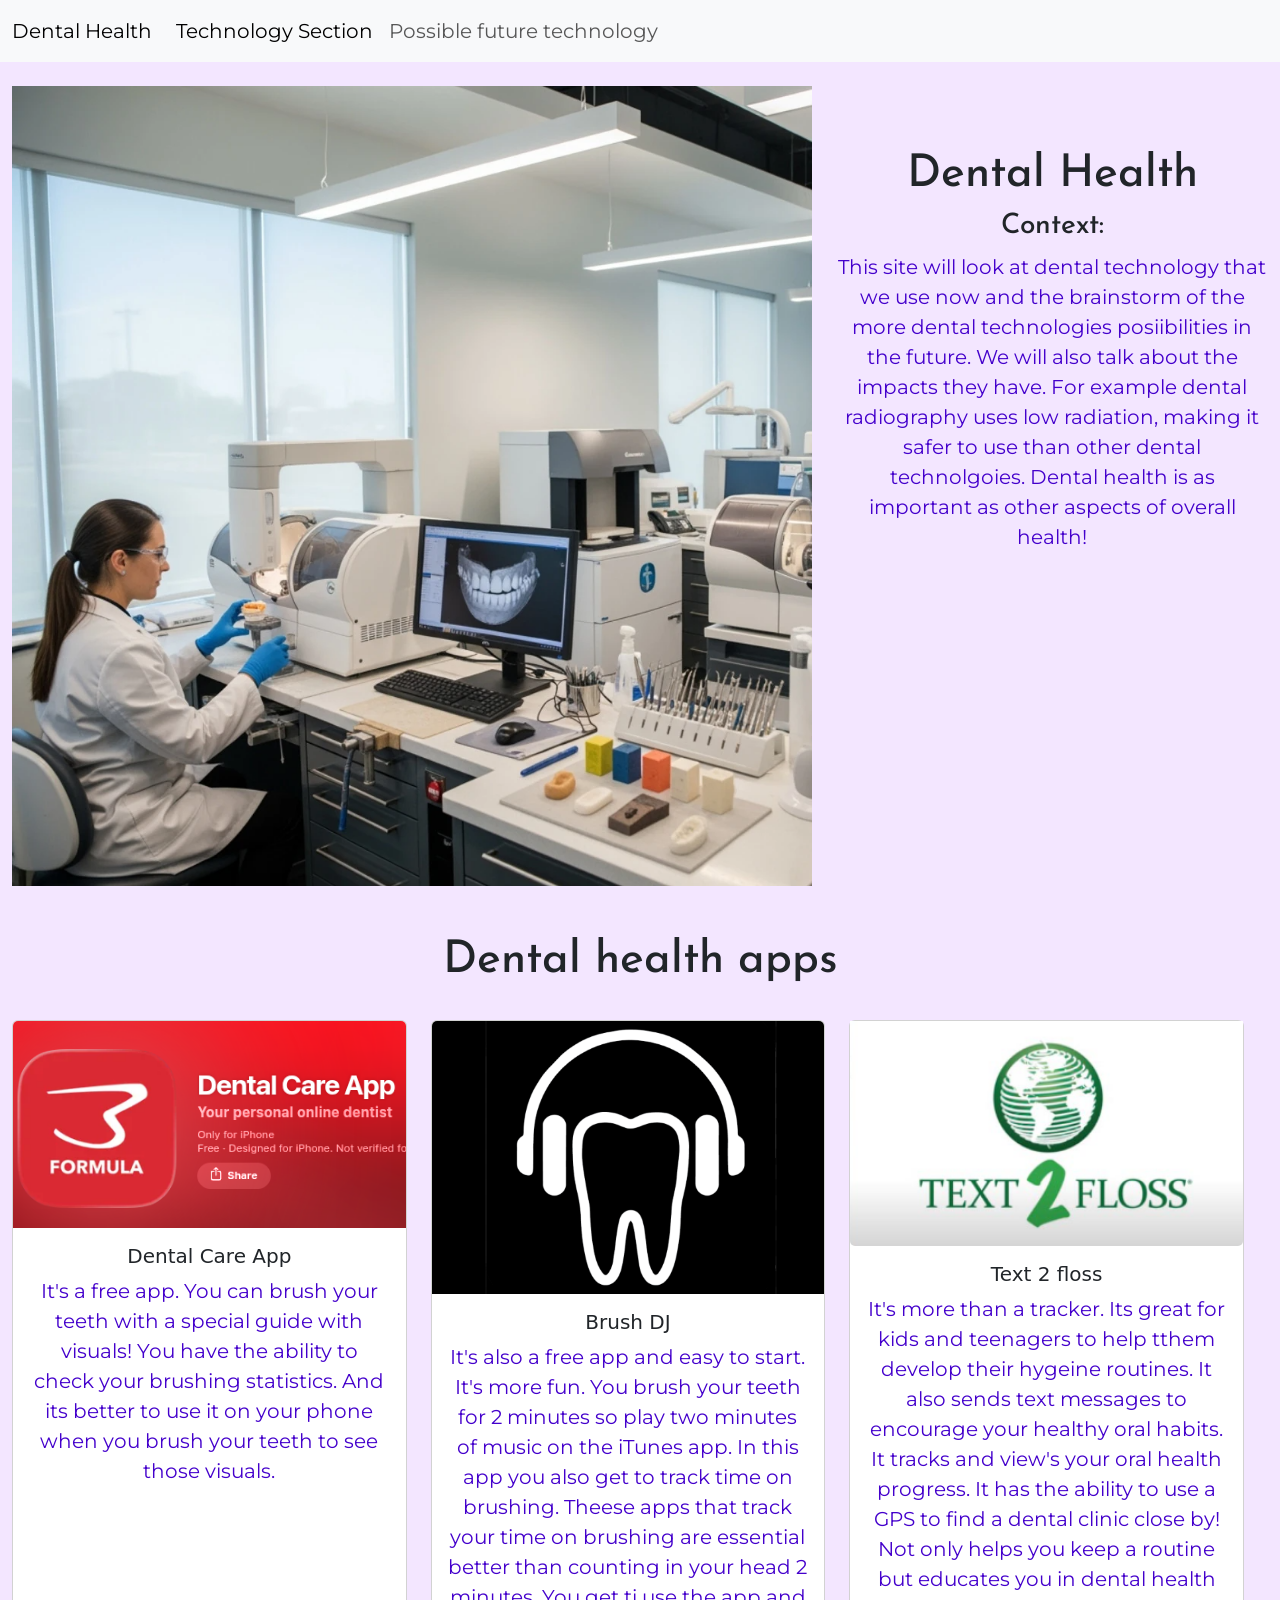
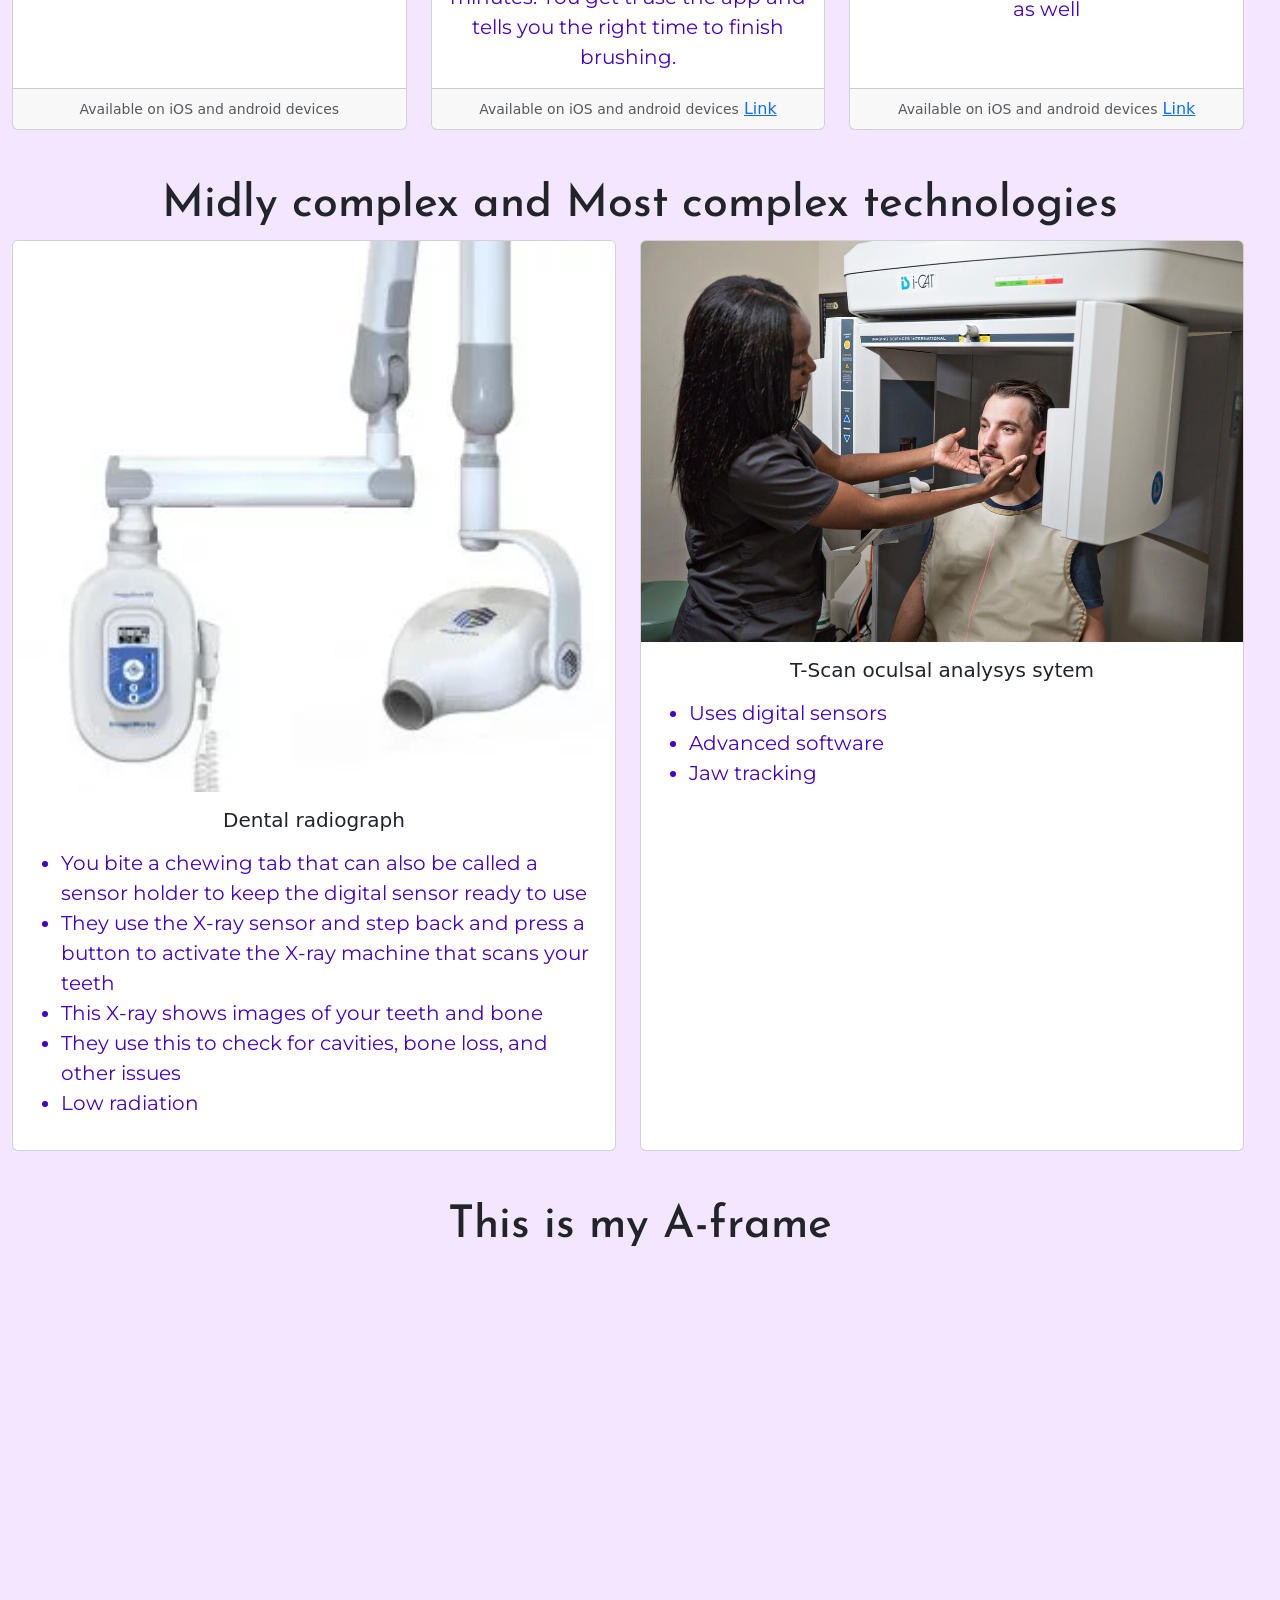
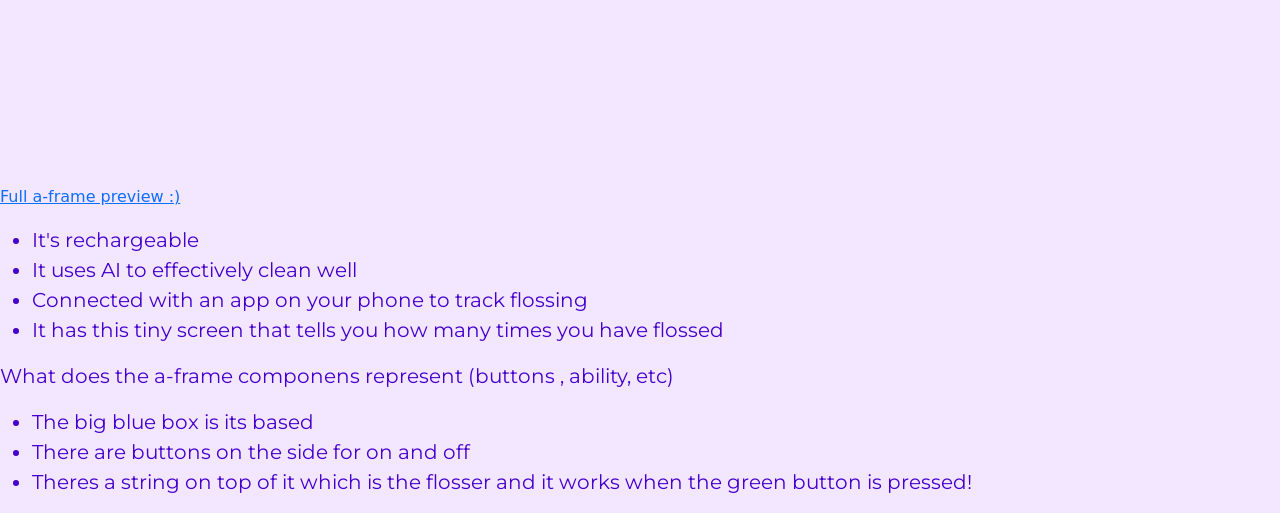
<file: index.html>
<!DOCTYPE html>
<html>
    <head>
        <!-- Required meta tags -->
        <meta charset="utf-8">
        <meta name="viewport" content="width=device-width, initial-scale=1">

        <link href="https://fonts.googleapis.com/css2?family=Montserrat:ital,wght@0,100..900;1,100..900&display=swap" rel="stylesheet">
        <link href="https://cdn.jsdelivr.net/npm/bootstrap@5.3.0-alpha1/dist/css/bootstrap.min.css" rel="stylesheet" />
        <link href="style.css" rel="stylesheet" type="text/css" />
        <link href="https://fonts.googleapis.com/css2?family=Josefin+Sans:ital,wght@0,100..700;1,100..700&display=swap" rel="stylesheet">
        <style>

            /* CSS */

        </style>
        <title>Dental health</title>
    </head>
    <body>
        <!-- HTML -->
        <script src="https://cdn.jsdelivr.net/npm/bootstrap@5.3.0-alpha1/dist/js/bootstrap.bundle.min.js"></script>
        <!-- <script src="script.js"></script> -->
        <script>
            // JS





        </script>
        <nav class="navbar navbar-expand-lg bg-body-tertiary">
        <div class="container-fluid">
            <a class="navbar-brand font" href="#">Dental Health</a>
            <button class="navbar-toggler" type="button" data-bs-toggle="collapse" data-bs-target="#navbarNav" aria-controls="navbarNav" aria-expanded="false" aria-label="Toggle navigation">
            <span class="navbar-toggler-icon"></span>
            </button>
            <div class="collapse navbar-collapse" id="navbarNav">
            <ul class="navbar-nav font">
                <li class="nav-item">
                <a class="nav-link active font" aria-current="page" href="#tech">Technology Section</a>
                </li>
                <li class="nav-item">
                <a class="nav-link font" href="#future">Possible future technology</a>
                </li>
            </ul>
            </div>
        </div>
        </nav>

        <br>


        <div class="container-fluid text-center">
        <div class="row row-lg-6 row-sm-12">
            <div class="col">
            <img class="dental12" src="dental2.png" class="img-fluid" alt="...">
            </div>
            <div class="col">
            <h1>‎ </h1>
            <h1>Dental Health</h1>
            <h3>Context:</h3>
            <p>This site will look at dental technology that we use now and the brainstorm of the more dental technologies posiibilities in the future. We will also talk about the impacts they have. For example dental radiography uses low radiation, making it safer to use than other dental technolgoies. Dental health is as important as other aspects of overall health! </p>
            </div>
        </div>
        </div>
        <br>
        <br>
        <h1 class="middle" id="tech"> Dental health apps</h1>

        <br>
        <div class="container-fluid text-center row row-cols-1 row-cols-md-3 g-4">
        <div class="col">
            <div class="card h-100 w-150">
            <img src="dentalcareapp.png"4 class="card-img-top" alt="...">
            <div class="card-body">
                <h5 class="card-title">Dental Care App</h5>
                <p class="card-text">It's a free app. You can brush your teeth with a special guide with visuals! You have the ability to check your brushing statistics. And its better to use it on your phone when you brush your teeth to see those visuals.</p>
            </div>
            <div class="card-footer">
                <small class="text-body-secondary">Available on iOS and android devices</small>
            </div>
            </div>
        </div>
        <div class="col">
            <div class="card h-100 w-150">
            <img src="brushdj.png" class="card-img-top" alt="...">
            <div class="card-body">
                <h5 class="card-title">Brush DJ</h5>
                <p class="card-text">It's also a free app and easy to start. It's more fun. You brush your teeth for 2 minutes so play two minutes of music on the iTunes app. In this app you also get to track time on brushing. Theese apps that track your time on brushing are essential better than counting in your head 2 minutes. You get ti use the app and tells you the right time to finish brushing.</p>
            </div>
            <div class="card-footer">
                <small class="text-body-secondary">Available on iOS and android devices</small>
                <a href="https://www.brushdj.com" class="card-link">Link</a>
            </div>
            </div>
        </div>
        <div class="col">
            <div class="card h-100 w-150">
            <img src="text2floss.png" class="card-img-bottom" alt="...">
            <div class="card-body">
                <h5 class="card-title">Text 2 floss</h5>
                <p class="card-text">It's more than a tracker. Its great for kids and teenagers to help tthem develop their hygeine routines. It also sends text messages to encourage your healthy oral habits. It tracks and view's your oral health progress. It has the ability to use a GPS to find a dental clinic close by! Not only helps you keep a routine but educates you in dental health as well</p>
            </div>
            <div class="card-footer">
                <small class="text-body-secondary">Available on iOS and android devices</small>
                <a href="https://texttofloss.com" class="card-link">Link</a>
            </div>
            </div>
        </div>
        </div>
        <br>
        <br>
        <h1 class="middle"> Midly complex and Most complex technologies</h1>
        <div class="container-fluid row row-cols-1 row-cols-md-2 g-4">
        <div class="col">
            <div class="card">
            <img src="prep/X-ray.webp" class="card-img-top" alt="...">
            <div class="card-body">
                <h5 class="card-title middle">Dental radiograph</h5>
                <p class="card-text">
        <ul>
        <li>You bite a chewing tab that can also be called a sensor holder to keep the digital sensor ready to use </li>
        <li> They use the X-ray sensor and step back and press a button to activate the X-ray machine that scans your teeth </li>
        <li>This X-ray shows images of your teeth and bone </li>
        <li>They use this to check for cavities, bone loss, and other issues </li>
        <li>Low radiation </li>
        </ul>
                </p>
            </div>
            </div>
        </div>
        <div class="col">
            <div class="card">
        <img src="prep/cbct.jpg" class="card-img-top" alt="...">
            <div class="card-body">
                <h5 class="card-title middle">T-Scan oculsal analysys sytem</h5>
                <p class="card-text">
                <ul>
          <li> Uses digital sensors</li>
          <li> Advanced software</li>
          <li> Jaw tracking </li>
          </ul>
                </p>
            </div>
            </div>
        </div>
        </div>

      <br>
      <br>
      <h1 id="future" class="middle">This is my A-frame</h1>
      <iframe src="tool/aframe-tinkering-1.html" class= "frame"></iframe>
      <br>
      <a href="tool/aframe-tinkering-1.html"class="middle">Full a-frame preview :)</a>
      <div>
       <p>
        <ul>
            <li> It's rechargeable </li>
            <li> It uses AI to effectively clean well </li>
            <li> Connected with an app on your phone to track flossing</li>
            <li>It has this tiny screen that tells you how many times you have flossed</li>
        </ul>
      </p>
      <p>
        What does the a-frame componens represent (buttons , ability, etc)
        <ul>
            <li>The big blue box is its based</li>
            <li>There are buttons on the side for on and off</li>
            <li>Theres a string on top of it which is the flosser and it works when the green button is pressed!</li>
        </ul>
       </p>
     </div>
    </body>
</html>
</file>
<file: style.css>
.frame{
    display: block;
    margin: auto;
    width: 750px;
    height: 500px;

}

   .dental12{
    height:800px;
    width: 800px

   }

   .middle {
    text-align: center;
   }

   .left {
    text-align: right;

   }

   body {
  background-color: #f3e6ff;
}



   h1{
    font-family: "Josefin Sans", sans-serif;
    font-size: 45px;
   }

   h3{
    font-family: "Josefin Sans", sans-serif;

   }

   .card {
    width: 102;
    height: 100%;
   }

   p {
    font-family: "Montserrat", sans-serif;
    color: #4400cc;
    font-size: 20px;

   }

   .font {
     font-family: "Montserrat", sans-serif;

   }

   ul {
    color: #4400cc;
    font-family: "Montserrat", sans-serif;
    font-size: 20px;

   }

   li {
    color: #4400cc;
    font-family: "Montserrat", sans-serif;
    font-size: 20px;
   }

   h5 {
    color: #4400cc;
    font-size: 20px;
   }

   card-text {
     font-family: "Montserrat", sans-serif;
     font-size: 20px;
   }
</file>
